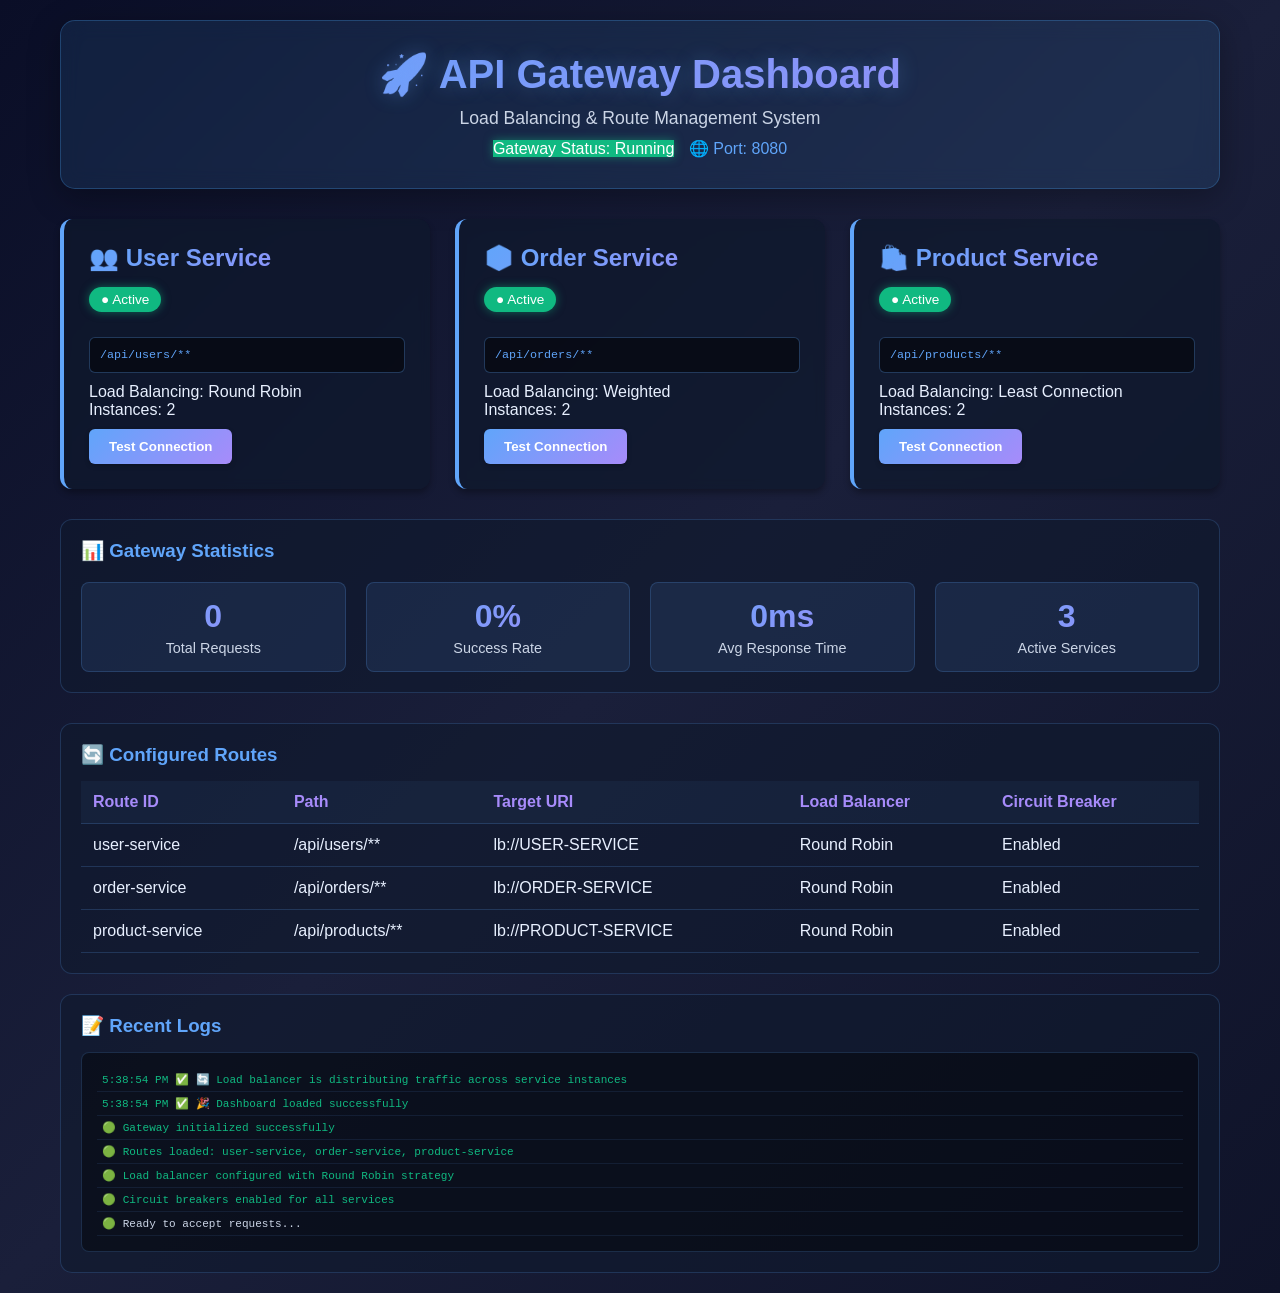
<file: Configure API gateway/index.html>
<!DOCTYPE html>
<html lang="en">
<head>
    <meta charset="UTF-8">
    <meta name="viewport" content="width=device-width, initial-scale=1.0">
    <title>API Gateway Dashboard</title>
    <style>
        * {
            margin: 0;
            padding: 0;
            box-sizing: border-box;
        }
        
        body {
            font-family: 'Segoe UI', Tahoma, Geneva, Verdana, sans-serif;
            background: linear-gradient(135deg, #0a0e27 0%, #1a1f3a 50%, #0f1329 100%);
            min-height: 100vh;
            color: #e8f0ff;
        }
        
        /* Dark blue/purple gradient background */
        .container {
            max-width: 1200px;
            margin: 0 auto;
            padding: 20px;
        }
        
        /* Header styling with neon blue accents */
        .header {
            text-align: center;
            padding: 30px;
            background: rgba(66, 153, 225, 0.12);
            border-radius: 15px;
            margin-bottom: 30px;
            backdrop-filter: blur(10px);
            border: 1px solid rgba(66, 153, 225, 0.3);
            box-shadow: 0 8px 32px rgba(0, 0, 0, 0.3);
        }
        
        .header h1 {
            font-size: 2.5em;
            background: linear-gradient(135deg, #60a5fa, #a78bfa);
            -webkit-background-clip: text;
            background-clip: text;
            color: transparent;
            margin-bottom: 10px;
            text-shadow: 0 0 20px rgba(96, 165, 250, 0.3);
        }
        
        .header p {
            color: #cbd5e6;
            font-size: 1.1em;
        }
        
        /* Card styling with blue/purple theme */
        .service-grid {
            display: grid;
            grid-template-columns: repeat(auto-fit, minmax(300px, 1fr));
            gap: 25px;
            margin-bottom: 30px;
        }
        
        .service-card {
            background: rgba(15, 25, 45, 0.7);
            border-radius: 12px;
            padding: 25px;
            transition: transform 0.3s ease, box-shadow 0.3s ease;
            border-left: 4px solid #60a5fa;
            backdrop-filter: blur(5px);
            box-shadow: 0 4px 6px rgba(0, 0, 0, 0.3);
        }
        
        .service-card:hover {
            transform: translateY(-5px);
            box-shadow: 0 10px 25px rgba(96, 165, 250, 0.2);
            background: rgba(20, 35, 60, 0.8);
            border-left-color: #a78bfa;
        }
        
        .service-card h3 {
            background: linear-gradient(135deg, #60a5fa, #a78bfa);
            -webkit-background-clip: text;
            background-clip: text;
            color: transparent;
            margin-bottom: 15px;
            font-size: 1.5em;
        }
        
        .service-card .status {
            display: inline-block;
            padding: 5px 12px;
            border-radius: 20px;
            font-size: 0.85em;
            margin-bottom: 15px;
        }
        
        .status.active {
            background: #10b981;
            color: white;
            box-shadow: 0 0 10px rgba(16, 185, 129, 0.5);
        }
        
        .status.inactive {
            background: #ef4444;
            color: white;
        }
        
        .service-card .endpoint {
            background: rgba(0, 0, 0, 0.5);
            padding: 10px;
            border-radius: 6px;
            font-family: monospace;
            font-size: 0.9em;
            margin: 10px 0;
            color: #60a5fa;
            border: 1px solid rgba(96, 165, 250, 0.3);
        }
        
        .btn {
            background: linear-gradient(135deg, #60a5fa, #a78bfa);
            color: white;
            border: none;
            padding: 10px 20px;
            border-radius: 6px;
            cursor: pointer;
            margin-top: 10px;
            font-weight: bold;
            transition: all 0.3s ease;
            box-shadow: 0 2px 5px rgba(0, 0, 0, 0.2);
        }
        
        .btn:hover {
            transform: scale(1.05);
            box-shadow: 0 4px 15px rgba(96, 165, 250, 0.4);
        }
        
        /* Stats section */
        .stats-section {
            background: rgba(15, 25, 45, 0.6);
            border-radius: 12px;
            padding: 20px;
            margin-top: 30px;
            border: 1px solid rgba(96, 165, 250, 0.2);
        }
        
        .stats-section h3 {
            color: #60a5fa;
            margin-bottom: 15px;
        }
        
        .stats-grid {
            display: grid;
            grid-template-columns: repeat(auto-fit, minmax(200px, 1fr));
            gap: 20px;
            margin-top: 20px;
        }
        
        .stat-card {
            text-align: center;
            padding: 15px;
            background: rgba(96, 165, 250, 0.1);
            border-radius: 8px;
            border: 1px solid rgba(96, 165, 250, 0.2);
            transition: all 0.3s ease;
        }
        
        .stat-card:hover {
            background: rgba(96, 165, 250, 0.15);
            border-color: rgba(96, 165, 250, 0.4);
        }
        
        .stat-number {
            font-size: 2em;
            font-weight: bold;
            background: linear-gradient(135deg, #60a5fa, #a78bfa);
            -webkit-background-clip: text;
            background-clip: text;
            color: transparent;
        }
        
        .stat-label {
            font-size: 0.9em;
            margin-top: 5px;
            color: #cbd5e6;
        }
        
        /* Routes table */
        .routes-section {
            background: rgba(15, 25, 45, 0.6);
            border-radius: 12px;
            padding: 20px;
            margin-top: 30px;
            border: 1px solid rgba(96, 165, 250, 0.2);
        }
        
        .routes-section h3 {
            color: #60a5fa;
            margin-bottom: 15px;
        }
        
        .routes-table {
            width: 100%;
            border-collapse: collapse;
            margin-top: 15px;
        }
        
        .routes-table th,
        .routes-table td {
            padding: 12px;
            text-align: left;
            border-bottom: 1px solid rgba(96, 165, 250, 0.2);
        }
        
        .routes-table th {
            color: #a78bfa;
            font-weight: bold;
            background: rgba(96, 165, 250, 0.05);
        }
        
        .routes-table tr:hover {
            background: rgba(96, 165, 250, 0.05);
        }
        
        /* Logs section */
        .logs-container {
            background: rgba(0, 0, 0, 0.4);
            padding: 15px;
            border-radius: 8px;
            font-family: monospace;
            font-size: 0.85em;
            max-height: 200px;
            overflow-y: auto;
            border: 1px solid rgba(96, 165, 250, 0.2);
        }
        
        .log-entry {
            padding: 5px;
            border-bottom: 1px solid rgba(96, 165, 250, 0.1);
            color: #cbd5e6;
        }
        
        .log-entry.success {
            color: #10b981;
        }
        
        .log-entry.warning {
            color: #f59e0b;
        }
        
        .log-entry.error {
            color: #ef4444;
        }
        
        /* Loading animation */
        .loading {
            display: inline-block;
            width: 20px;
            height: 20px;
            border: 3px solid rgba(96, 165, 250, 0.3);
            border-radius: 50%;
            border-top-color: #60a5fa;
            animation: spin 1s ease-in-out infinite;
        }
        
        @keyframes spin {
            to { transform: rotate(360deg); }
        }
        
        /* Scrollbar styling */
        .logs-container::-webkit-scrollbar {
            width: 8px;
        }
        
        .logs-container::-webkit-scrollbar-track {
            background: rgba(0, 0, 0, 0.3);
            border-radius: 4px;
        }
        
        .logs-container::-webkit-scrollbar-thumb {
            background: linear-gradient(135deg, #60a5fa, #a78bfa);
            border-radius: 4px;
        }
        
        /* Responsive design */
        @media (max-width: 768px) {
            .service-grid {
                grid-template-columns: 1fr;
            }
            
            .header h1 {
                font-size: 1.8em;
            }
        }
        
        /* Glow effect for active elements */
        @keyframes glow {
            0%, 100% { text-shadow: 0 0 5px rgba(96, 165, 250, 0.5); }
            50% { text-shadow: 0 0 20px rgba(96, 165, 250, 0.8); }
        }
        
        .status.active {
            animation: glow 2s ease-in-out infinite;
        }
    </style>
</head>
<body>
    <div class="container">
        <div class="header">
            <h1>🚀 API Gateway Dashboard</h1>
            <p>Load Balancing & Route Management System</p>
            <div style="margin-top: 10px;">
                <span class="status active">Gateway Status: Running</span>
                <span style="margin-left: 10px; color: #60a5fa;">🌐 Port: 8080</span>
            </div>
        </div>
        
        <div class="service-grid">
            <div class="service-card">
                <h3>👥 User Service</h3>
                <div class="status active">● Active</div>
                <div class="endpoint">/api/users/**</div>
                <div>Load Balancing: Round Robin</div>
                <div>Instances: 2</div>
                <button class="btn" onclick="testEndpoint('/api/users/test')">Test Connection</button>
            </div>
            
            <div class="service-card">
                <h3>📦 Order Service</h3>
                <div class="status active">● Active</div>
                <div class="endpoint">/api/orders/**</div>
                <div>Load Balancing: Weighted</div>
                <div>Instances: 2</div>
                <button class="btn" onclick="testEndpoint('/api/orders/test')">Test Connection</button>
            </div>
            
            <div class="service-card">
                <h3>🛍️ Product Service</h3>
                <div class="status active">● Active</div>
                <div class="endpoint">/api/products/**</div>
                <div>Load Balancing: Least Connection</div>
                <div>Instances: 2</div>
                <button class="btn" onclick="testEndpoint('/api/products/test')">Test Connection</button>
            </div>
        </div>
        
        <div class="stats-section">
            <h3>📊 Gateway Statistics</h3>
            <div class="stats-grid">
                <div class="stat-card">
                    <div class="stat-number" id="totalRequests">0</div>
                    <div class="stat-label">Total Requests</div>
                </div>
                <div class="stat-card">
                    <div class="stat-number" id="successRate">0%</div>
                    <div class="stat-label">Success Rate</div>
                </div>
                <div class="stat-card">
                    <div class="stat-number" id="avgResponseTime">0ms</div>
                    <div class="stat-label">Avg Response Time</div>
                </div>
                <div class="stat-card">
                    <div class="stat-number" id="activeServices">3</div>
                    <div class="stat-label">Active Services</div>
                </div>
            </div>
        </div>
        
        <div class="routes-section">
            <h3>🔄 Configured Routes</h3>
            <table class="routes-table">
                <thead>
                    <tr>
                        <th>Route ID</th>
                        <th>Path</th>
                        <th>Target URI</th>
                        <th>Load Balancer</th>
                        <th>Circuit Breaker</th>
                    </tr>
                </thead>
                <tbody>
                    <tr>
                        <td>user-service</td>
                        <td>/api/users/**</td>
                        <td>lb://USER-SERVICE</td>
                        <td>Round Robin</td>
                        <td>Enabled</td>
                    </tr>
                    <tr>
                        <td>order-service</td>
                        <td>/api/orders/**</td>
                        <td>lb://ORDER-SERVICE</td>
                        <td>Round Robin</td>
                        <td>Enabled</td>
                    </tr>
                    <tr>
                        <td>product-service</td>
                        <td>/api/products/**</td>
                        <td>lb://PRODUCT-SERVICE</td>
                        <td>Round Robin</td>
                        <td>Enabled</td>
                    </tr>
                </tbody>
            </table>
        </div>
        
        <div class="routes-section" style="margin-top: 20px;">
            <h3>📝 Recent Logs</h3>
            <div class="logs-container" id="logs">
                <div class="log-entry success">🟢 Gateway initialized successfully</div>
                <div class="log-entry success">🟢 Routes loaded: user-service, order-service, product-service</div>
                <div class="log-entry success">🟢 Load balancer configured with Round Robin strategy</div>
                <div class="log-entry success">🟢 Circuit breakers enabled for all services</div>
                <div class="log-entry">🟢 Ready to accept requests...</div>
            </div>
        </div>
    </div>
    
    <script>
        let requestCount = 0;
        
        function testEndpoint(endpoint) {
            const loading = document.createElement('div');
            loading.className = 'loading';
            loading.style.marginLeft = '10px';
            
            const button = event.target;
            const originalText = button.textContent;
            button.textContent = 'Testing...';
            button.disabled = true;
            
            fetch(endpoint)
                .then(response => {
                    requestCount++;
                    updateStats(response.ok);
                    if (response.ok) {
                        addLog(`✅ Success: ${endpoint} - Status: ${response.status}`, 'success');
                    } else {
                        addLog(`⚠️ Warning: ${endpoint} - Status: ${response.status}`, 'warning');
                    }
                    return response.json().catch(() => ({message: 'Service responded'}));
                })
                .then(data => {
                    alert(`Endpoint Test Result:\n${JSON.stringify(data, null, 2)}`);
                })
                .catch(error => {
                    addLog(`❌ Error: ${endpoint} - ${error.message}`, 'error');
                    alert(`Error testing endpoint: ${error.message}\n\nNote: Make sure the actual microservice is running.`);
                })
                .finally(() => {
                    button.textContent = originalText;
                    button.disabled = false;
                });
        }
        
        function updateStats(success) {
            document.getElementById('totalRequests').textContent = requestCount;
            
            // Simulate success rate (in real app, calculate from actual data)
            const successRate = Math.floor(Math.random() * 30) + 70;
            document.getElementById('successRate').textContent = successRate + '%';
            
            const responseTime = Math.floor(Math.random() * 100) + 50;
            document.getElementById('avgResponseTime').textContent = responseTime + 'ms';
        }
        
        function addLog(message, type = 'info') {
            const logsDiv = document.getElementById('logs');
            const logEntry = document.createElement('div');
            logEntry.className = 'log-entry';
            if (type === 'success') logEntry.classList.add('success');
            if (type === 'warning') logEntry.classList.add('warning');
            if (type === 'error') logEntry.classList.add('error');
            
            const timestamp = new Date().toLocaleTimeString();
            let icon = '📝';
            if (type === 'success') icon = '✅';
            if (type === 'warning') icon = '⚠️';
            if (type === 'error') icon = '❌';
            
            logEntry.textContent = `${timestamp} ${icon} ${message}`;
            logsDiv.insertBefore(logEntry, logsDiv.firstChild);
            
            // Keep only last 50 logs
            while (logsDiv.children.length > 50) {
                logsDiv.removeChild(logsDiv.lastChild);
            }
        }
        
        // Periodically refresh statistics
        setInterval(() => {
            if (requestCount > 0) {
                updateStats(true);
            }
        }, 5000);
        
        // Add welcome message
        setTimeout(() => {
            addLog('🎉 Dashboard loaded successfully', 'success');
            addLog('🔄 Load balancer is distributing traffic across service instances', 'success');
        }, 1000);
    </script>
</body>
</html>
</file>
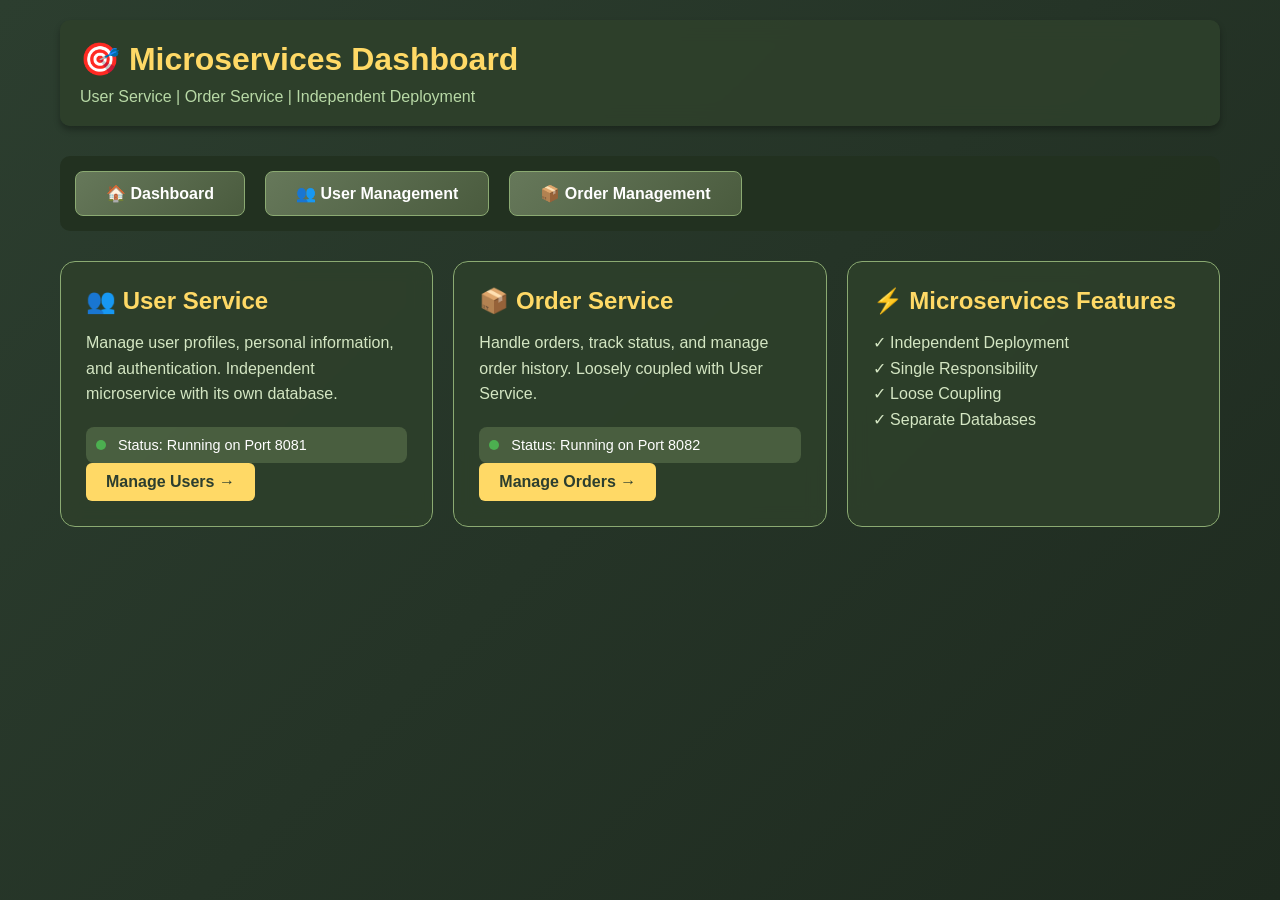
<file: Design a microservices based system/index.html>
<!DOCTYPE html>
<html xmlns:th="http://www.thymeleaf.org">
<head>
    <meta charset="UTF-8">
    <meta name="viewport" content="width=device-width, initial-scale=1.0">
    <title>Microservices Dashboard</title>
    <style>
        * {
            margin: 0;
            padding: 0;
            box-sizing: border-box;
        }
        
        body {
            font-family: 'Segoe UI', Tahoma, Geneva, Verdana, sans-serif;
            background: linear-gradient(135deg, #2c3e2f 0%, #1e2a1f 100%);
            min-height: 100vh;
            color: #fff;
        }
        
        .container {
            max-width: 1200px;
            margin: 0 auto;
            padding: 20px;
        }
        
        header {
            background: rgba(46, 64, 43, 0.95);
            padding: 20px;
            border-radius: 10px;
            margin-bottom: 30px;
            box-shadow: 0 4px 6px rgba(0,0,0,0.3);
            backdrop-filter: blur(10px);
        }
        
        h1 {
            color: #ffd966;
            margin-bottom: 10px;
            font-size: 2em;
        }
        
        .subtitle {
            color: #b8d9a6;
            font-size: 1em;
        }
        
        .nav-bar {
            background: rgba(34, 49, 32, 0.95);
            padding: 15px;
            border-radius: 10px;
            margin-bottom: 30px;
            display: flex;
            gap: 20px;
            flex-wrap: wrap;
        }
        
        .nav-btn {
            background: linear-gradient(135deg, #66785a 0%, #4a5b3e 100%);
            color: white;
            padding: 12px 30px;
            text-decoration: none;
            border-radius: 8px;
            transition: all 0.3s ease;
            font-weight: bold;
            border: 1px solid #8baa72;
        }
        
        .nav-btn:hover {
            transform: translateY(-2px);
            background: linear-gradient(135deg, #7a8f6a 0%, #5a6e4a 100%);
            box-shadow: 0 4px 12px rgba(0,0,0,0.3);
        }
        
        .dashboard {
            display: grid;
            grid-template-columns: repeat(auto-fit, minmax(300px, 1fr));
            gap: 20px;
            margin-top: 20px;
        }
        
        .card {
            background: rgba(46, 64, 43, 0.9);
            backdrop-filter: blur(10px);
            border-radius: 15px;
            padding: 25px;
            transition: transform 0.3s ease;
            border: 1px solid #8baa72;
        }
        
        .card:hover {
            transform: translateY(-5px);
            box-shadow: 0 8px 25px rgba(0,0,0,0.3);
        }
        
        .card h2 {
            color: #ffd966;
            margin-bottom: 15px;
            font-size: 1.5em;
        }
        
        .card p {
            color: #d4e6c3;
            line-height: 1.6;
            margin-bottom: 20px;
        }
        
        .card-btn {
            background: #ffd966;
            color: #2c3e2f;
            padding: 10px 20px;
            border: none;
            border-radius: 6px;
            cursor: pointer;
            font-weight: bold;
            transition: all 0.3s ease;
            text-decoration: none;
            display: inline-block;
        }
        
        .card-btn:hover {
            background: #ffed99;
            transform: scale(1.05);
        }
        
        .status {
            background: rgba(139, 170, 114, 0.3);
            padding: 10px;
            border-radius: 8px;
            margin-top: 15px;
            font-size: 0.9em;
        }
        
        .status-dot {
            display: inline-block;
            width: 10px;
            height: 10px;
            border-radius: 50%;
            background: #4caf50;
            margin-right: 8px;
            animation: pulse 2s infinite;
        }
        
        @keyframes pulse {
            0% { box-shadow: 0 0 0 0 rgba(76, 175, 80, 0.7); }
            70% { box-shadow: 0 0 0 10px rgba(76, 175, 80, 0); }
            100% { box-shadow: 0 0 0 0 rgba(76, 175, 80, 0); }
        }
        
        @media (max-width: 768px) {
            .dashboard {
                grid-template-columns: 1fr;
            }
            .nav-bar {
                flex-direction: column;
            }
            .nav-btn {
                text-align: center;
            }
        }
    </style>
</head>
<body>
    <div class="container">
        <header>
            <h1>🎯 Microservices Dashboard</h1>
            <p class="subtitle">User Service | Order Service | Independent Deployment</p>
        </header>
        
        <div class="nav-bar">
            <a href="/" class="nav-btn">🏠 Dashboard</a>
            <a href="/users" class="nav-btn">👥 User Management</a>
            <a href="/orders" class="nav-btn">📦 Order Management</a>
        </div>
        
        <div class="dashboard">
            <div class="card">
                <h2>👥 User Service</h2>
                <p>Manage user profiles, personal information, and authentication. Independent microservice with its own database.</p>
                <div class="status">
                    <span class="status-dot"></span>
                    Status: Running on Port 8081
                </div>
                <a href="/users" class="card-btn">Manage Users →</a>
            </div>
            
            <div class="card">
                <h2>📦 Order Service</h2>
                <p>Handle orders, track status, and manage order history. Loosely coupled with User Service.</p>
                <div class="status">
                    <span class="status-dot"></span>
                    Status: Running on Port 8082
                </div>
                <a href="/orders" class="card-btn">Manage Orders →</a>
            </div>
            
            <div class="card">
                <h2>⚡ Microservices Features</h2>
                <p>✓ Independent Deployment<br>✓ Single Responsibility<br>✓ Loose Coupling<br>✓ Separate Databases</p>
            </div>
        </div>
    </div>
    
    <script>
        // Auto-refresh status every 10 seconds
        setInterval(() => {
            fetch('/api/gateway/users')
                .then(response => {
                    if (response.ok) {
                        console.log('User Service: Active');
                    }
                })
                .catch(error => console.error('User Service: Error'));
            
            fetch('/api/gateway/orders')
                .then(response => {
                    if (response.ok) {
                        console.log('Order Service: Active');
                    }
                })
                .catch(error => console.error('Order Service: Error'));
        }, 10000);
    </script>
</body>
</html>
</file>
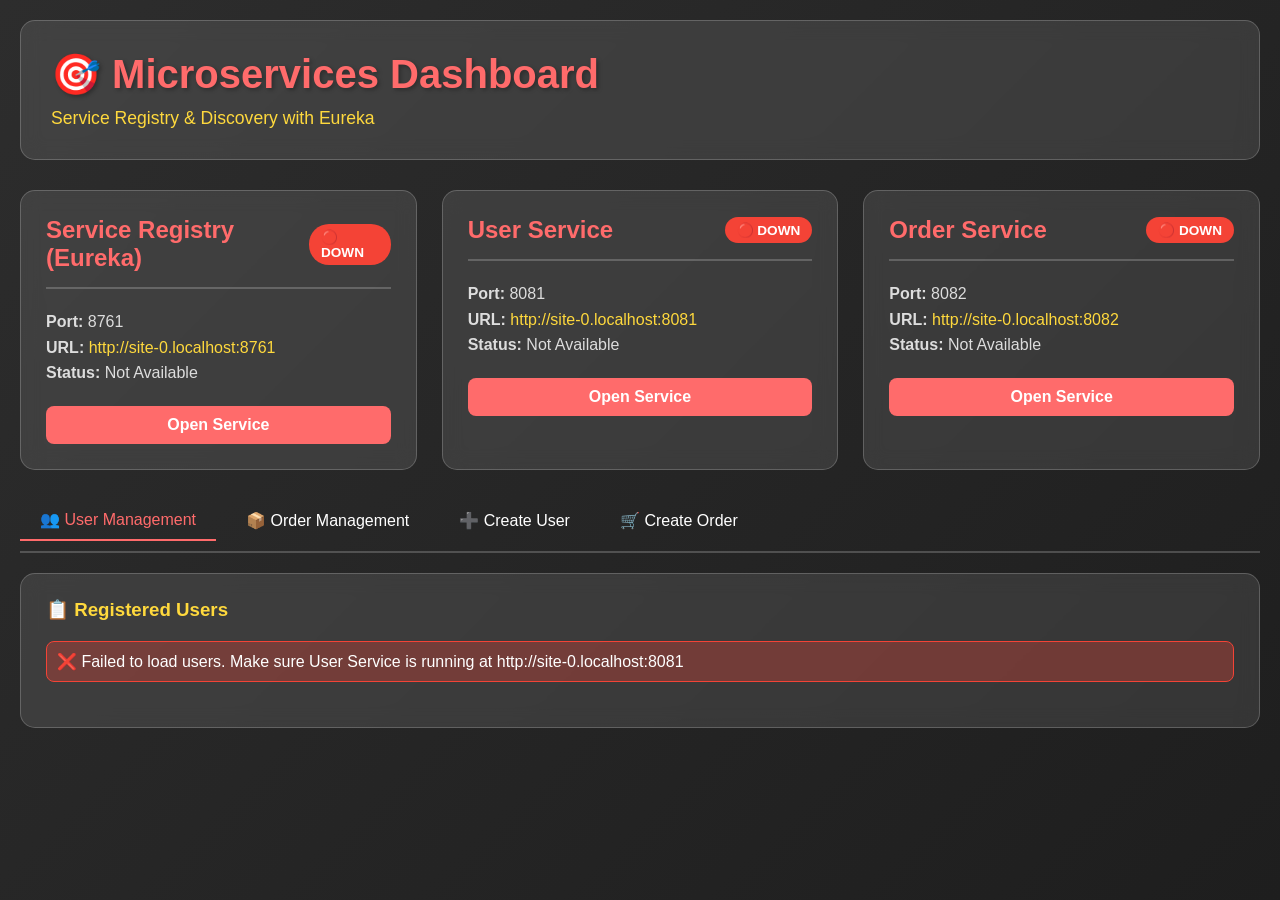
<file: Implementing Service registery/index.html>
<!DOCTYPE html>
<html lang="en">
<head>
    <meta charset="UTF-8">
    <meta name="viewport" content="width=device-width, initial-scale=1.0">
    <title>Microservices Dashboard</title>
    <style>
        * {
            margin: 0;
            padding: 0;
            box-sizing: border-box;
        }

        body {
            font-family: 'Segoe UI', Tahoma, Geneva, Verdana, sans-serif;
            background: linear-gradient(135deg, #2d2d2d 0%, #1e1e1e 100%);
            min-height: 100vh;
            padding: 20px;
        }

        .container {
            max-width: 1400px;
            margin: 0 auto;
        }

        .header {
            background: rgba(255, 255, 255, 0.1);
            backdrop-filter: blur(10px);
            border-radius: 15px;
            padding: 30px;
            margin-bottom: 30px;
            border: 1px solid rgba(255, 255, 255, 0.2);
        }

        h1 {
            color: #ff6b6b;
            font-size: 2.5em;
            margin-bottom: 10px;
            text-shadow: 2px 2px 4px rgba(0,0,0,0.3);
        }

        .subtitle {
            color: #ffd93d;
            font-size: 1.1em;
        }

        .services-grid {
            display: grid;
            grid-template-columns: repeat(auto-fit, minmax(350px, 1fr));
            gap: 25px;
            margin-bottom: 30px;
        }

        .service-card {
            background: rgba(255, 255, 255, 0.1);
            backdrop-filter: blur(10px);
            border-radius: 15px;
            padding: 25px;
            transition: transform 0.3s ease, box-shadow 0.3s ease;
            border: 1px solid rgba(255, 255, 255, 0.2);
        }

        .service-card:hover {
            transform: translateY(-5px);
            box-shadow: 0 10px 30px rgba(0,0,0,0.3);
            background: rgba(255, 255, 255, 0.15);
        }

        .service-header {
            display: flex;
            align-items: center;
            justify-content: space-between;
            margin-bottom: 20px;
            padding-bottom: 15px;
            border-bottom: 2px solid rgba(255, 255, 255, 0.2);
        }

        .service-title {
            font-size: 1.5em;
            font-weight: bold;
            color: #ff6b6b;
        }

        .status-badge {
            padding: 5px 12px;
            border-radius: 20px;
            font-size: 0.85em;
            font-weight: bold;
        }

        .status-up {
            background: #4caf50;
            color: white;
        }

        .status-down {
            background: #f44336;
            color: white;
        }

        .service-info {
            color: #ddd;
            margin-bottom: 20px;
            line-height: 1.6;
        }

        .service-actions {
            display: flex;
            gap: 10px;
            margin-top: 20px;
        }

        .btn {
            flex: 1;
            padding: 10px;
            border: none;
            border-radius: 8px;
            cursor: pointer;
            font-weight: bold;
            transition: all 0.3s ease;
            text-align: center;
            text-decoration: none;
            display: inline-block;
        }

        .btn-primary {
            background: #ff6b6b;
            color: white;
        }

        .btn-primary:hover {
            background: #ff5252;
            transform: scale(1.05);
        }

        .btn-secondary {
            background: #4caf50;
            color: white;
        }

        .btn-secondary:hover {
            background: #45a049;
            transform: scale(1.05);
        }

        .form-container, .data-container {
            background: rgba(255, 255, 255, 0.1);
            backdrop-filter: blur(10px);
            border-radius: 15px;
            padding: 25px;
            margin-bottom: 30px;
            border: 1px solid rgba(255, 255, 255, 0.2);
        }

        .form-title {
            color: #ffd93d;
            font-size: 1.3em;
            margin-bottom: 20px;
        }

        .form-group {
            margin-bottom: 15px;
        }

        label {
            display: block;
            color: #ffd93d;
            margin-bottom: 5px;
            font-weight: bold;
        }

        input, select {
            width: 100%;
            padding: 10px;
            background: rgba(255, 255, 255, 0.2);
            border: 1px solid rgba(255, 255, 255, 0.3);
            border-radius: 8px;
            color: white;
            font-size: 1em;
        }

        input:focus, select:focus {
            outline: none;
            border-color: #ff6b6b;
        }

        table {
            width: 100%;
            border-collapse: collapse;
            color: white;
        }

        th, td {
            padding: 12px;
            text-align: left;
            border-bottom: 1px solid rgba(255, 255, 255, 0.2);
        }

        th {
            background: rgba(255, 107, 107, 0.3);
            color: #ffd93d;
            font-weight: bold;
        }

        tr:hover {
            background: rgba(255, 255, 255, 0.1);
        }

        .loading {
            text-align: center;
            color: #ffd93d;
            padding: 20px;
        }

        .error-message {
            background: rgba(244, 67, 54, 0.3);
            border: 1px solid #f44336;
            border-radius: 8px;
            padding: 10px;
            margin-bottom: 20px;
            color: white;
        }

        .success-message {
            background: rgba(76, 175, 80, 0.3);
            border: 1px solid #4caf50;
            border-radius: 8px;
            padding: 10px;
            margin-bottom: 20px;
            color: white;
        }

        .nav-tabs {
            display: flex;
            gap: 10px;
            margin-bottom: 20px;
            border-bottom: 2px solid rgba(255, 255, 255, 0.2);
            padding-bottom: 10px;
            flex-wrap: wrap;
        }

        .nav-tab {
            padding: 10px 20px;
            background: transparent;
            border: none;
            color: white;
            cursor: pointer;
            font-size: 1em;
            transition: all 0.3s ease;
        }

        .nav-tab.active {
            color: #ff6b6b;
            border-bottom: 2px solid #ff6b6b;
        }

        .tab-content {
            display: none;
        }

        .tab-content.active {
            display: block;
        }

        .refresh-btn {
            background: #ff6b6b;
            color: white;
            padding: 5px 15px;
            border: none;
            border-radius: 5px;
            cursor: pointer;
            margin-left: 10px;
        }

        .service-url {
            color: #ffd93d;
            word-break: break-all;
        }
    </style>
</head>
<body>
    <div class="container">
        <div class="header">
            <h1>🎯 Microservices Dashboard</h1>
            <p class="subtitle">Service Registry & Discovery with Eureka</p>
        </div>

        <div class="services-grid" id="servicesGrid">
            <div class="loading">Checking services...</div>
        </div>

        <div class="nav-tabs">
            <button class="nav-tab active" onclick="switchTab('users')">👥 User Management</button>
            <button class="nav-tab" onclick="switchTab('orders')">📦 Order Management</button>
            <button class="nav-tab" onclick="switchTab('createUser')">➕ Create User</button>
            <button class="nav-tab" onclick="switchTab('createOrder')">🛒 Create Order</button>
        </div>

        <!-- Users Tab -->
        <div id="users" class="tab-content active">
            <div class="data-container">
                <h3 style="color: #ffd93d; margin-bottom: 20px;">📋 Registered Users</h3>
                <div id="usersList">
                    <div class="loading">Loading users...</div>
                </div>
            </div>
        </div>

        <!-- Orders Tab -->
        <div id="orders" class="tab-content">
            <div class="data-container">
                <h3 style="color: #ffd93d; margin-bottom: 20px;">📋 Orders</h3>
                <div id="ordersList">
                    <div class="loading">Loading orders...</div>
                </div>
            </div>
        </div>

        <!-- Create User Tab -->
        <div id="createUser" class="tab-content">
            <div class="form-container">
                <h3 class="form-title">➕ Create New User</h3>
                <div id="createUserMessage"></div>
                <form id="userForm">
                    <div class="form-group">
                        <label>Name:</label>
                        <input type="text" id="userName" required>
                    </div>
                    <div class="form-group">
                        <label>Email:</label>
                        <input type="email" id="userEmail" required>
                    </div>
                    <div class="form-group">
                        <label>Department:</label>
                        <input type="text" id="userDepartment" required>
                    </div>
                    <button type="submit" class="btn btn-primary">Create User</button>
                </form>
            </div>
        </div>

        <!-- Create Order Tab -->
        <div id="createOrder" class="tab-content">
            <div class="form-container">
                <h3 class="form-title">🛒 Create New Order</h3>
                <div id="createOrderMessage"></div>
                <form id="orderForm">
                    <div class="form-group">
                        <label>Product Name:</label>
                        <input type="text" id="productName" required>
                    </div>
                    <div class="form-group">
                        <label>Quantity:</label>
                        <input type="number" id="quantity" required>
                    </div>
                    <div class="form-group">
                        <label>Price:</label>
                        <input type="number" step="0.01" id="price" required>
                    </div>
                    <div class="form-group">
                        <label>User ID:</label>
                        <input type="number" id="userId" required>
                    </div>
                    <button type="submit" class="btn btn-primary">Create Order</button>
                </form>
            </div>
        </div>
    </div>

    <script>
        // Get the actual hostname and port
        const currentHost = window.location.hostname;
        const currentPort = window.location.port;
        
        // Service endpoints - using the actual host where services are running
        const userServiceUrl = `http://${currentHost}:8081`;
        const orderServiceUrl = `http://${currentHost}:8082`;
        const eurekaUrl = `http://${currentHost}:8761`;

        console.log('Dashboard running on:', currentHost);
        console.log('User Service URL:', userServiceUrl);
        console.log('Order Service URL:', orderServiceUrl);

        // Services configuration
        const services = [
            { name: 'Service Registry (Eureka)', url: eurekaUrl, endpoint: '/', port: 8761, checkEndpoint: '/' },
            { name: 'User Service', url: userServiceUrl, endpoint: '/api/users', port: 8081, checkEndpoint: '/api/users/service-info' },
            { name: 'Order Service', url: orderServiceUrl, endpoint: '/api/orders', port: 8082, checkEndpoint: '/api/orders/service-info' }
        ];

        // Check service status with timeout
        async function checkServiceStatus(service) {
            try {
                const controller = new AbortController();
                const timeoutId = setTimeout(() => controller.abort(), 3000);
                
                const response = await fetch(`${service.url}${service.checkEndpoint}`, {
                    method: 'GET',
                    signal: controller.signal
                });
                
                clearTimeout(timeoutId);
                return response.ok;
            } catch (error) {
                console.log(`${service.name} is not available:`, error.message);
                return false;
            }
        }

        // Load services status
        async function loadServicesStatus() {
            const servicesGrid = document.getElementById('servicesGrid');
            servicesGrid.innerHTML = '<div class="loading">Checking services...</div>';
            
            const servicesStatus = [];
            for (const service of services) {
                const isUp = await checkServiceStatus(service);
                servicesStatus.push({ ...service, status: isUp });
            }
            
            servicesGrid.innerHTML = servicesStatus.map(service => `
                <div class="service-card">
                    <div class="service-header">
                        <div class="service-title">${service.name}</div>
                        <div class="status-badge ${service.status ? 'status-up' : 'status-down'}">
                            ${service.status ? '🟢 UP' : '🔴 DOWN'}
                        </div>
                    </div>
                    <div class="service-info">
                        <strong>Port:</strong> ${service.port}<br>
                        <strong>URL:</strong> <span class="service-url">${service.url}</span><br>
                        <strong>Status:</strong> ${service.status ? 'Running' : 'Not Available'}
                    </div>
                    <div class="service-actions">
                        <a href="${service.url}" target="_blank" class="btn btn-primary">Open Service</a>
                    </div>
                </div>
            `).join('');
        }

        // Load users
        async function loadUsers() {
            try {
                const controller = new AbortController();
                const timeoutId = setTimeout(() => controller.abort(), 5000);
                
                const response = await fetch(`${userServiceUrl}/api/users`, {
                    signal: controller.signal
                });
                
                clearTimeout(timeoutId);
                
                if (!response.ok) throw new Error('Failed to fetch users');
                
                const users = await response.json();
                const usersList = document.getElementById('usersList');
                
                if (users.length === 0) {
                    usersList.innerHTML = '<div class="loading">No users found. Create one!</div>';
                    return;
                }
                
                usersList.innerHTML = `
                    <table>
                        <thead>
                            <tr><th>ID</th><th>Name</th><th>Email</th><th>Department</th><th>Actions</th></tr>
                        </thead>
                        <tbody>
                            ${users.map(user => `
                                <tr>
                                    <td>${user.id}</td>
                                    <td>${user.name}</td>
                                    <td>${user.email}</td>
                                    <td>${user.department}</td>
                                    <td><button onclick="deleteUser(${user.id})" class="btn btn-secondary" style="background: #f44336; padding: 5px 10px;">Delete</button></td>
                                </tr>
                            `).join('')}
                        </tbody>
                    </table>
                `;
            } catch (error) {
                console.error('Error loading users:', error);
                document.getElementById('usersList').innerHTML = `<div class="error-message">❌ Failed to load users. Make sure User Service is running at ${userServiceUrl}</div>`;
            }
        }

        // Load orders
        async function loadOrders() {
            try {
                const controller = new AbortController();
                const timeoutId = setTimeout(() => controller.abort(), 5000);
                
                const response = await fetch(`${orderServiceUrl}/api/orders`, {
                    signal: controller.signal
                });
                
                clearTimeout(timeoutId);
                
                if (!response.ok) throw new Error('Failed to fetch orders');
                
                const orders = await response.json();
                const ordersList = document.getElementById('ordersList');
                
                if (orders.length === 0) {
                    ordersList.innerHTML = '<div class="loading">No orders found. Create one!</div>';
                    return;
                }
                
                ordersList.innerHTML = `
                    <table>
                        <thead>
                            <tr><th>ID</th><th>Product</th><th>Quantity</th><th>Price</th><th>User ID</th><th>Status</th><th>Actions</th></tr>
                        </thead>
                        <tbody>
                            ${orders.map(order => `
                                <tr>
                                    <td>${order.id}</td>
                                    <td>${order.productName}</td>
                                    <td>${order.quantity}</td>
                                    <td>$${order.price}</td>
                                    <td>${order.userId}</td>
                                    <td>${order.status}</td>
                                    <td><button onclick="deleteOrder(${order.id})" class="btn btn-secondary" style="background: #f44336; padding: 5px 10px;">Delete</button></td>
                                </tr>
                            `).join('')}
                        </tbody>
                    </table>
                `;
            } catch (error) {
                console.error('Error loading orders:', error);
                document.getElementById('ordersList').innerHTML = `<div class="error-message">❌ Failed to load orders. Make sure Order Service is running at ${orderServiceUrl}</div>`;
            }
        }

        // Create user
        document.getElementById('userForm').addEventListener('submit', async (e) => {
            e.preventDefault();
            const user = {
                name: document.getElementById('userName').value,
                email: document.getElementById('userEmail').value,
                department: document.getElementById('userDepartment').value
            };
            
            try {
                const response = await fetch(`${userServiceUrl}/api/users`, {
                    method: 'POST',
                    headers: { 'Content-Type': 'application/json' },
                    body: JSON.stringify(user)
                });
                
                if (response.ok) {
                    showMessage('createUserMessage', '✅ User created successfully!', 'success');
                    document.getElementById('userForm').reset();
                    loadUsers();
                    setTimeout(() => switchTab('users'), 1500);
                } else {
                    const error = await response.text();
                    showMessage('createUserMessage', `❌ Failed to create user: ${error}`, 'error');
                }
            } catch (error) {
                showMessage('createUserMessage', `❌ Error: ${error.message}. Make sure User Service is running.`, 'error');
            }
        });

        // Create order
        document.getElementById('orderForm').addEventListener('submit', async (e) => {
            e.preventDefault();
            const order = {
                productName: document.getElementById('productName').value,
                quantity: parseInt(document.getElementById('quantity').value),
                price: parseFloat(document.getElementById('price').value),
                userId: parseInt(document.getElementById('userId').value)
            };
            
            try {
                const response = await fetch(`${orderServiceUrl}/api/orders`, {
                    method: 'POST',
                    headers: { 'Content-Type': 'application/json' },
                    body: JSON.stringify(order)
                });
                
                if (response.ok) {
                    const newOrder = await response.json();
                    showMessage('createOrderMessage', `✅ Order created successfully! Status: ${newOrder.status}`, 'success');
                    document.getElementById('orderForm').reset();
                    loadOrders();
                    setTimeout(() => switchTab('orders'), 1500);
                } else {
                    const error = await response.text();
                    showMessage('createOrderMessage', `❌ Failed to create order: ${error}`, 'error');
                }
            } catch (error) {
                showMessage('createOrderMessage', `❌ Error: ${error.message}. Make sure Order Service is running.`, 'error');
            }
        });

        // Delete user
        async function deleteUser(id) {
            if (confirm('Are you sure you want to delete this user?')) {
                try {
                    const response = await fetch(`${userServiceUrl}/api/users/${id}`, {
                        method: 'DELETE'
                    });
                    
                    if (response.ok) {
                        loadUsers();
                        showMessage('usersList', '✅ User deleted successfully!', 'success');
                    } else {
                        alert('Failed to delete user');
                    }
                } catch (error) {
                    alert('Error deleting user: ' + error.message);
                }
            }
        }

        // Delete order
        async function deleteOrder(id) {
            if (confirm('Are you sure you want to delete this order?')) {
                try {
                    const response = await fetch(`${orderServiceUrl}/api/orders/${id}`, {
                        method: 'DELETE'
                    });
                    
                    if (response.ok) {
                        loadOrders();
                        showMessage('ordersList', '✅ Order deleted successfully!', 'success');
                    } else {
                        alert('Failed to delete order');
                    }
                } catch (error) {
                    alert('Error deleting order: ' + error.message);
                }
            }
        }

        // Show message
        function showMessage(elementId, message, type) {
            const element = document.getElementById(elementId);
            element.innerHTML = `<div class="${type === 'success' ? 'success-message' : 'error-message'}">${message}</div>`;
            setTimeout(() => {
                element.innerHTML = '';
            }, 4000);
        }

        // Switch tabs
        function switchTab(tabName) {
            document.querySelectorAll('.tab-content').forEach(tab => {
                tab.classList.remove('active');
            });
            document.getElementById(tabName).classList.add('active');
            
            document.querySelectorAll('.nav-tab').forEach(btn => {
                btn.classList.remove('active');
            });
            event.target.classList.add('active');
            
            if (tabName === 'users') {
                loadUsers();
            } else if (tabName === 'orders') {
                loadOrders();
            }
        }

        // Make functions global
        window.deleteUser = deleteUser;
        window.deleteOrder = deleteOrder;
        window.switchTab = switchTab;

        // Initialize dashboard
        loadServicesStatus();
        loadUsers();
        
     // Real-time event sync
        function refreshEvents() {
            fetch(window.location.href)
                .then(response => response.text())
                .then(html => {
                    const parser = new DOMParser();
                    const doc = parser.parseFromString(html, 'text/html');
                    const newEvents = doc.querySelector('#featuredEvents');
                    const currentEvents = document.querySelector('#featuredEvents');
                    if (newEvents && currentEvents) {
                        currentEvents.innerHTML = newEvents.innerHTML;
                    }
                })
                .catch(err => console.log('Sync error:', err));
        }
        setInterval(refreshEvents, 3000);
    </script>
</body>
</html>
</file>
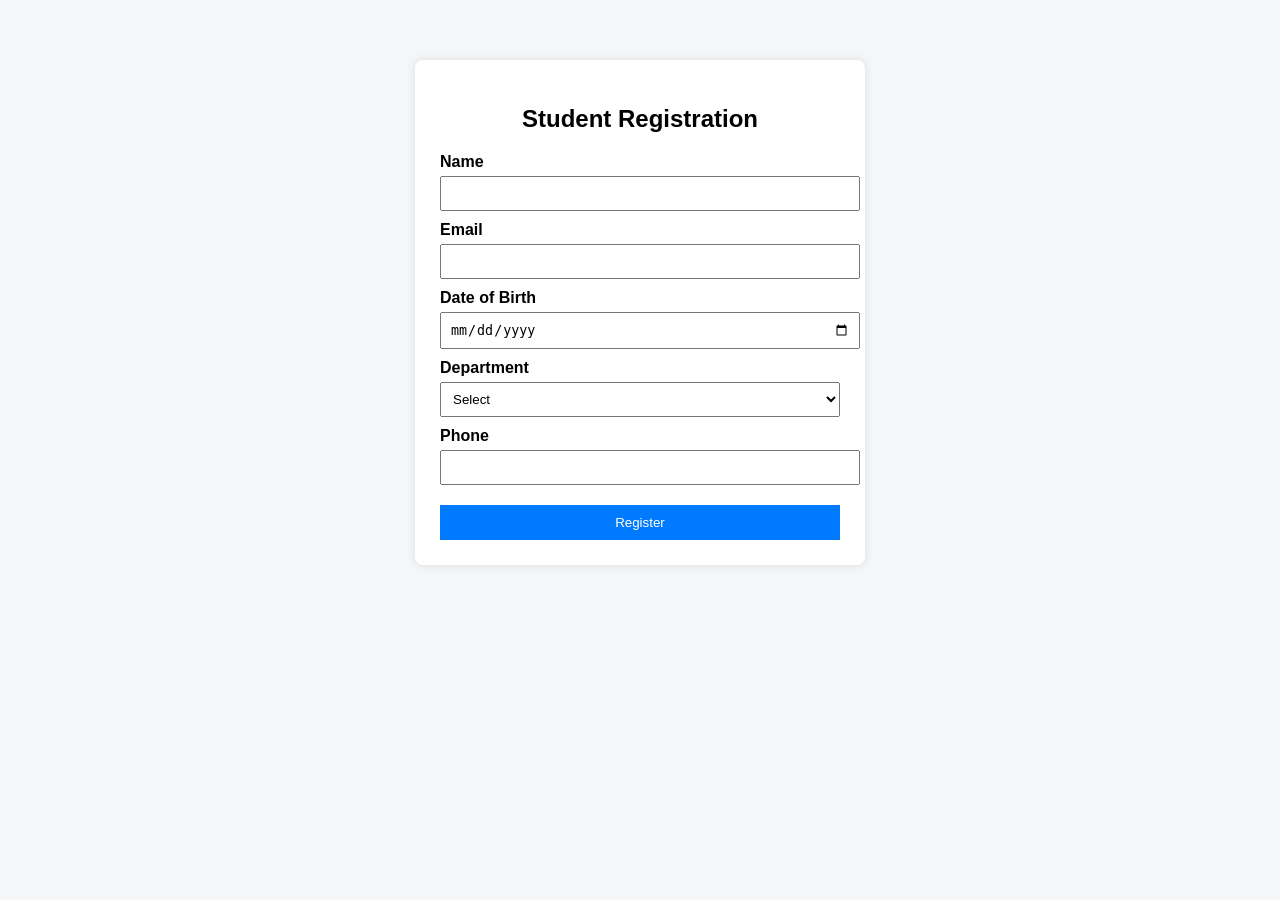
<file: Task 1/index.html>
<!DOCTYPE html>
<html lang="en">
<head>
    <meta charset="UTF-8">
    <title>Student Registration Form</title>
    <link rel="stylesheet" href="style.css">
</head>
<body>

<div class="container">
    <h2>Student Registration</h2>

    <form action="insert.php" method="post">
        <label>Name</label>
        <input type="text" name="name" required>

        <label>Email</label>
        <input type="email" name="email" required>

        <label>Date of Birth</label>
        <input type="date" name="dob" required>

        <label>Department</label>
        <select name="department" required>
            <option value="">Select</option>
            <option>Computer Science</option>
            <option>Information Technology</option>
            <option>Electronics</option>
            <option>Mechanical</option>
        </select>

        <label>Phone</label>
        <input type="tel" name="phone" required>

        <button type="submit">Register</button>
    </form>
</div>

</body>
</html>
</file>
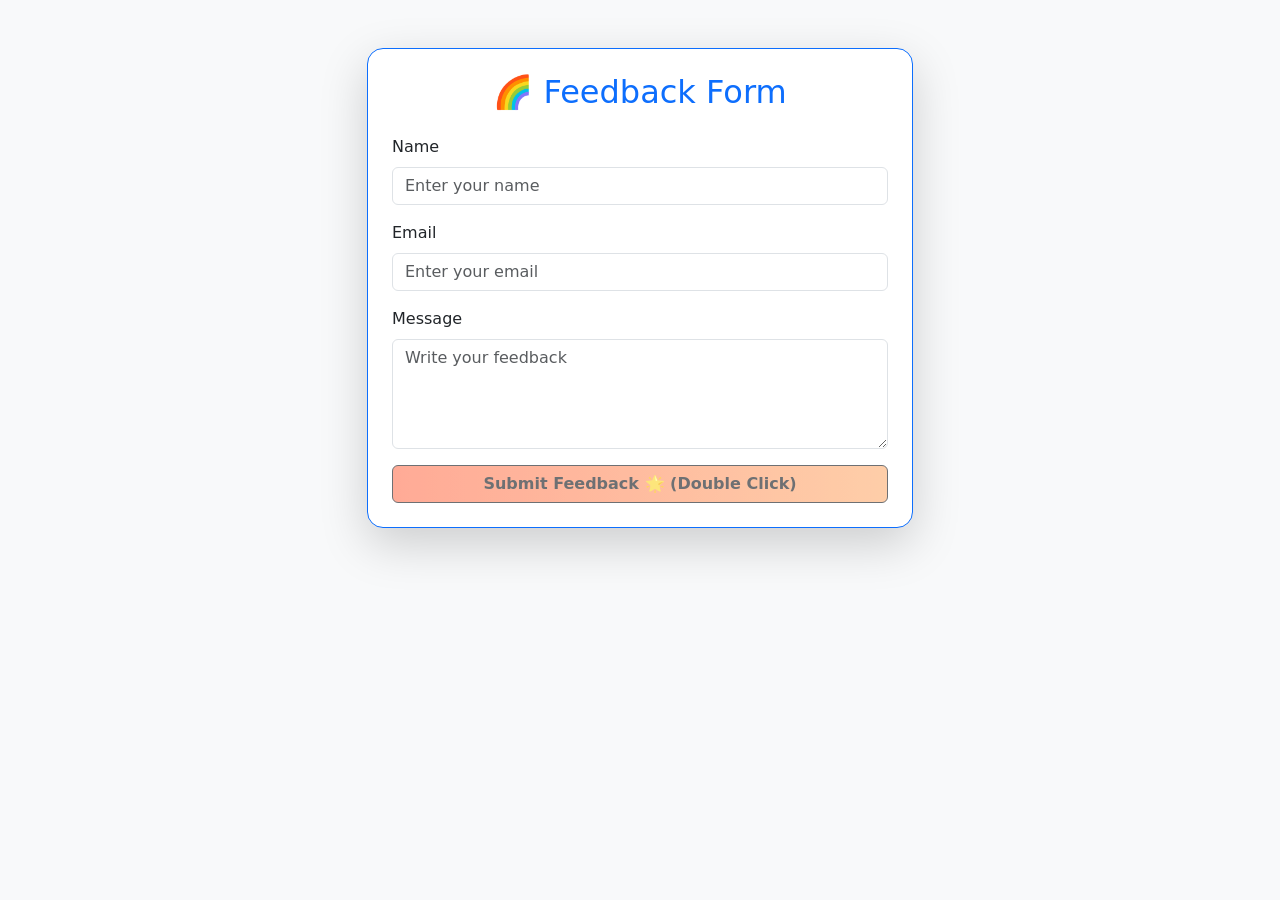
<file: Task 7/index.html>
<!DOCTYPE html>
<html lang="en">
<head>
  <meta charset="UTF-8">
  <meta name="viewport" content="width=device-width, initial-scale=1.0">
  <title>Interactive Feedback Form</title>
  <!-- Bootstrap CSS -->
  <link href="https://cdn.jsdelivr.net/npm/bootstrap@5.3.2/dist/css/bootstrap.min.css" rel="stylesheet">
  <link rel="stylesheet" href="style.css">
</head>
<body class="bg-light">

<div class="container py-5">
  <div class="row justify-content-center">
    <div class="col-md-6">
      <div class="card shadow-lg p-4 rounded-4 border-primary">
        <h2 class="text-center mb-4 text-primary">🌈 Feedback Form</h2>
        <form id="feedbackForm" novalidate>
          
          <div class="mb-3">
            <label for="name" class="form-label">Name</label>
            <input type="text" id="name" class="form-control" placeholder="Enter your name" oninput="validateName()">
            <div class="form-text text-danger" id="nameError"></div>
          </div>
          
          <div class="mb-3">
            <label for="email" class="form-label">Email</label>
            <input type="email" id="email" class="form-control" placeholder="Enter your email" oninput="validateEmail()">
            <div class="form-text text-danger" id="emailError"></div>
          </div>
          
          <div class="mb-3">
            <label for="message" class="form-label">Message</label>
            <textarea id="message" rows="4" class="form-control" placeholder="Write your feedback" oninput="validateMessage()"></textarea>
            <div class="form-text text-danger" id="messageError"></div>
          </div>
          
          <button type="button" id="submitBtn" class="btn btn-gradient w-100" ondblclick="submitForm()" disabled>Submit Feedback 🌟 (Double Click)</button>
        </form>
      </div>
    </div>
  </div>
</div>

<!-- Bootstrap JS & dependencies -->
<script src="https://cdn.jsdelivr.net/npm/bootstrap@5.3.2/dist/js/bootstrap.bundle.min.js"></script>
<script src="script.js"></script>

<!-- Modal -->
<div class="modal fade" id="confirmationModal" tabindex="-1" aria-hidden="true">
  <div class="modal-dialog modal-dialog-centered">
    <div class="modal-content rounded-4 border-primary">
      <div class="modal-header bg-primary text-white rounded-top-4">
        <h5 class="modal-title">Thank You!</h5>
        <button type="button" class="btn-close btn-close-white" data-bs-dismiss="modal"></button>
      </div>
      <div class="modal-body text-center">
        <p id="confirmationText" class="fs-5"></p>
      </div>
      <div class="modal-footer justify-content-center">
        <button type="button" class="btn btn-primary" data-bs-dismiss="modal">Close</button>
      </div>
    </div>
  </div>
</div>

</body>
</html>
</file>
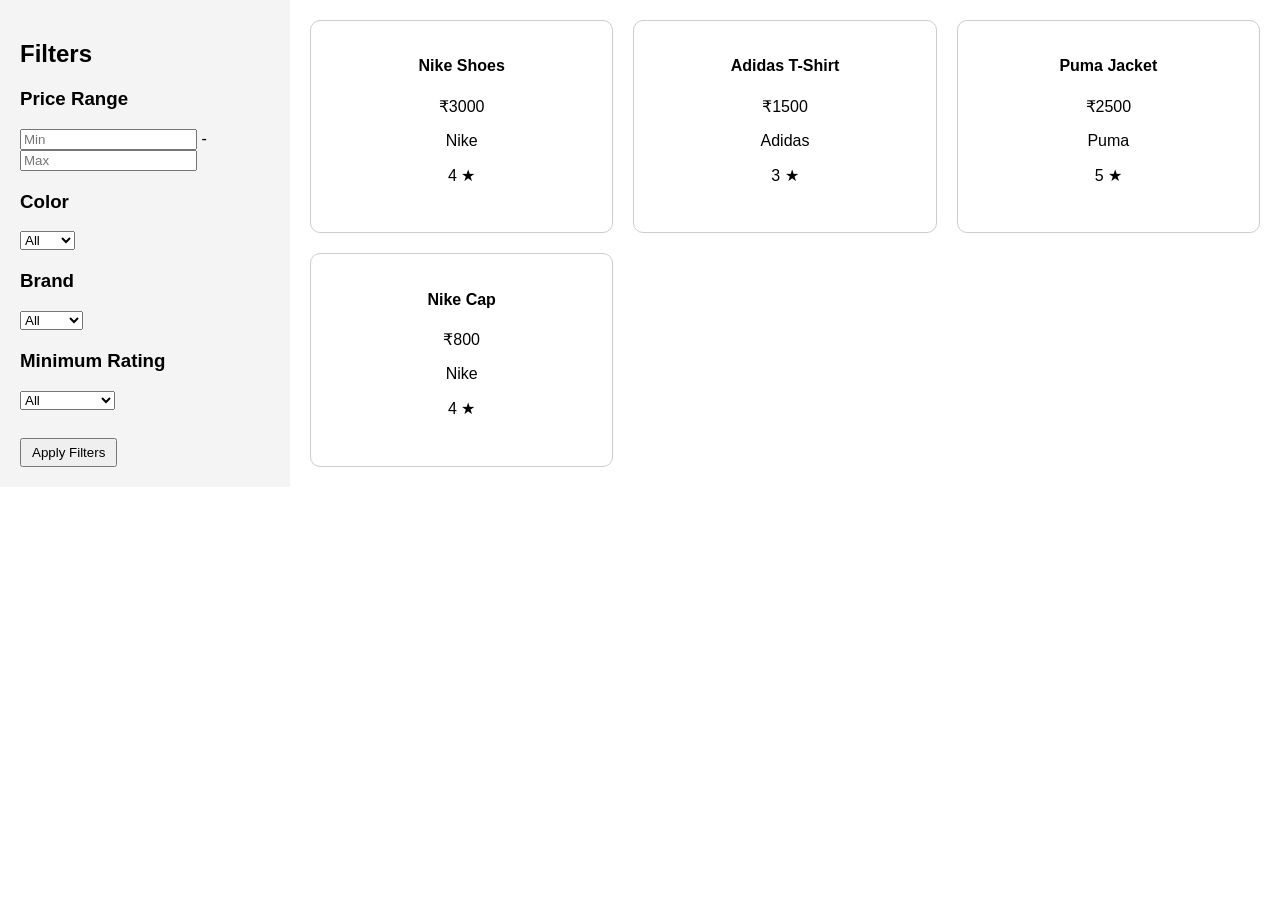
<file: WEEK3/index.html>
<!DOCTYPE html>
<html>
<head>
    <title>E-Commerce Filter UI</title>
    <style>
        body {
            font-family: Arial;
            display: flex;
            margin: 0;
        }

        /* Sidebar */
        .filters {
            width: 250px;
            padding: 20px;
            background: #f4f4f4;
        }

        h3 {
            margin-top: 20px;
        }

        /* Product Grid */
        .products {
            flex: 1;
            display: grid;
            grid-template-columns: repeat(3, 1fr);
            gap: 20px;
            padding: 20px;
        }

        .card {
            border: 1px solid #ccc;
            padding: 15px;
            border-radius: 10px;
            text-align: center;
        }

        .color-box {
            width: 20px;
            height: 20px;
            display: inline-block;
            border-radius: 50%;
            margin-right: 5px;
        }

        button {
            margin-top: 10px;
            padding: 5px 10px;
        }
    </style>
</head>
<body>

<!-- FILTER SECTION -->
<div class="filters">
    <h2>Filters</h2>

    <!-- Price -->
    <h3>Price Range</h3>
    <input type="number" id="minPrice" placeholder="Min"> -
    <input type="number" id="maxPrice" placeholder="Max">

    <!-- Color -->
    <h3>Color</h3>
    <select id="color">
        <option value="">All</option>
        <option value="Red">Red</option>
        <option value="Blue">Blue</option>
        <option value="Black">Black</option>
    </select>

    <!-- Brand -->
    <h3>Brand</h3>
    <select id="brand">
        <option value="">All</option>
        <option value="Nike">Nike</option>
        <option value="Adidas">Adidas</option>
        <option value="Puma">Puma</option>
    </select>

    <!-- Ratings -->
    <h3>Minimum Rating</h3>
    <select id="rating">
        <option value="">All</option>
        <option value="4">4★ & above</option>
        <option value="3">3★ & above</option>
    </select>

    <br><br>
    <button onclick="filterProducts()">Apply Filters</button>
</div>

<!-- PRODUCT SECTION -->
<div class="products" id="productList"></div>

<script>
    const products = [
        {name:"Nike Shoes", price:3000, color:"Red", brand:"Nike", rating:4},
        {name:"Adidas T-Shirt", price:1500, color:"Blue", brand:"Adidas", rating:3},
        {name:"Puma Jacket", price:2500, color:"Black", brand:"Puma", rating:5},
        {name:"Nike Cap", price:800, color:"Black", brand:"Nike", rating:4}
    ];

    function displayProducts(data){
        const list = document.getElementById("productList");
        list.innerHTML = "";
        data.forEach(p => {
            list.innerHTML += `
                <div class="card">
                    <h4>${p.name}</h4>
                    <p>₹${p.price}</p>
                    <p>${p.brand}</p>
                    <p>${p.rating} ★</p>
                </div>
            `;
        });
    }

    function filterProducts(){
        const min = document.getElementById("minPrice").value;
        const max = document.getElementById("maxPrice").value;
        const color = document.getElementById("color").value;
        const brand = document.getElementById("brand").value;
        const rating = document.getElementById("rating").value;

        let filtered = products.filter(p => {
            return (!min || p.price >= min) &&
                   (!max || p.price <= max) &&
                   (!color || p.color === color) &&
                   (!brand || p.brand === brand) &&
                   (!rating || p.rating >= rating);
        });

        displayProducts(filtered);
    }

    displayProducts(products);
</script>

</body>
</html>
</file>
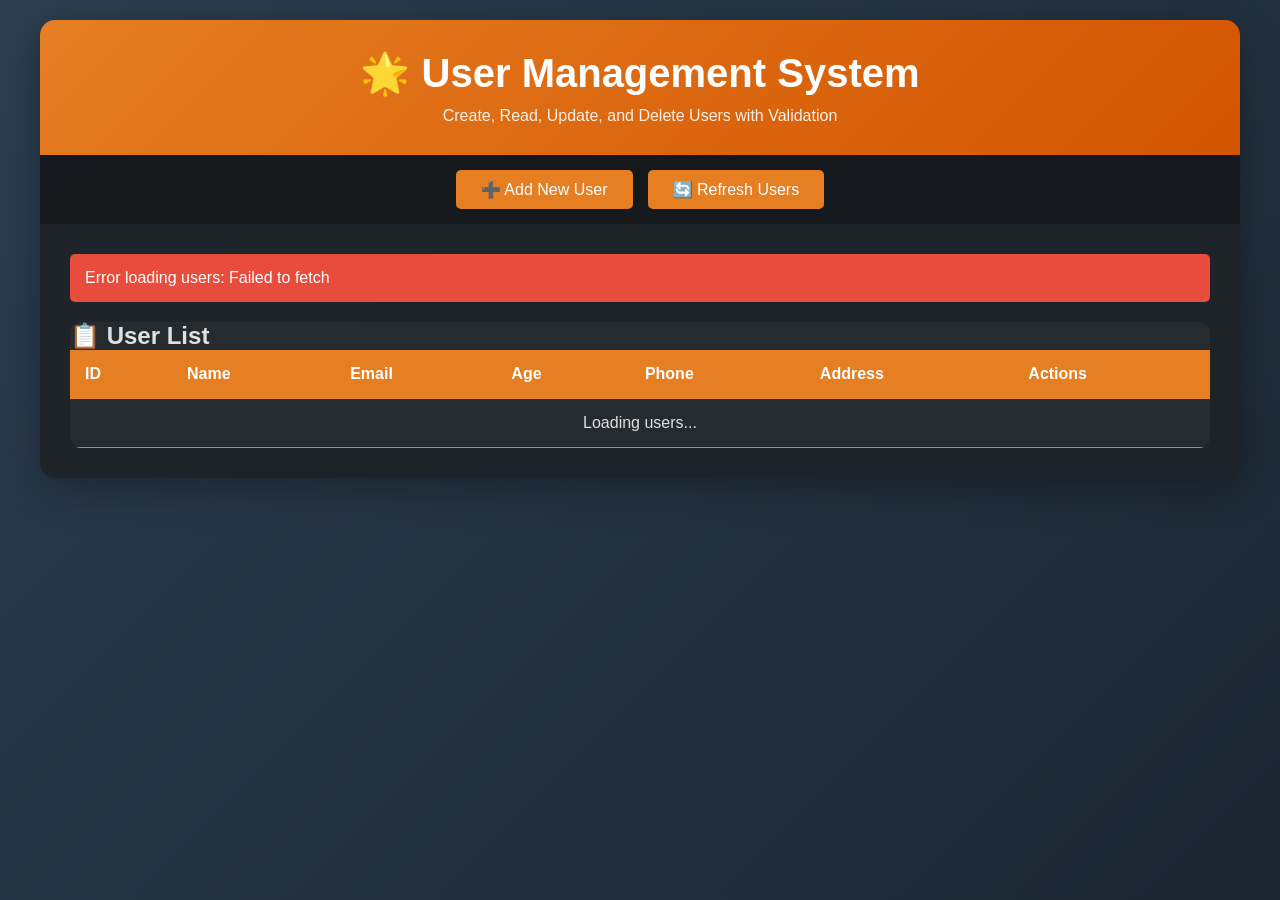
<file: Task 13/UserManagementAPI/src/main/resources/static/index.html>
<!DOCTYPE html>
<html lang="en">
<head>
    <meta charset="UTF-8">
    <meta name="viewport" content="width=device-width, initial-scale=1.0">
    <title>User Management System</title>
    <style>
        * {
            margin: 0;
            padding: 0;
            box-sizing: border-box;
        }
        
        body {
            font-family: 'Segoe UI', Tahoma, Geneva, Verdana, sans-serif;
            background: linear-gradient(135deg, #2c3e50 0%, #1a2632 100%);
            color: #e0e0e0;
            min-height: 100vh;
            padding: 20px;
        }
        
        .container {
            max-width: 1200px;
            margin: 0 auto;
            background: rgba(30, 35, 40, 0.95);
            border-radius: 15px;
            box-shadow: 0 10px 40px rgba(0,0,0,0.3);
            overflow: hidden;
            backdrop-filter: blur(10px);
        }
        
        .header {
            background: linear-gradient(135deg, #e67e22 0%, #d35400 100%);
            padding: 30px;
            text-align: center;
        }
        
        .header h1 {
            font-size: 2.5em;
            margin-bottom: 10px;
            color: white;
        }
        
        .header p {
            color: rgba(255,255,255,0.9);
        }
        
        .nav {
            background: rgba(0,0,0,0.3);
            padding: 15px;
            display: flex;
            gap: 15px;
            flex-wrap: wrap;
            justify-content: center;
        }
        
        .nav-btn {
            background: #e67e22;
            color: white;
            border: none;
            padding: 10px 25px;
            border-radius: 5px;
            cursor: pointer;
            font-size: 16px;
            transition: all 0.3s ease;
        }
        
        .nav-btn:hover {
            background: #d35400;
            transform: translateY(-2px);
        }
        
        .content {
            padding: 30px;
        }
        
        .form-section {
            background: rgba(40, 45, 50, 0.8);
            padding: 20px;
            border-radius: 10px;
            margin-bottom: 30px;
            border-left: 4px solid #e67e22;
        }
        
        .form-group {
            margin-bottom: 20px;
        }
        
        label {
            display: block;
            margin-bottom: 8px;
            font-weight: bold;
            color: #e67e22;
        }
        
        input, textarea {
            width: 100%;
            padding: 12px;
            background: #2a2f35;
            border: 1px solid #e67e22;
            border-radius: 5px;
            color: #e0e0e0;
            font-size: 14px;
            transition: all 0.3s ease;
        }
        
        input:focus, textarea:focus {
            outline: none;
            border-color: #f39c12;
            box-shadow: 0 0 10px rgba(230,126,34,0.3);
        }
        
        button {
            background: #e67e22;
            color: white;
            border: none;
            padding: 12px 30px;
            border-radius: 5px;
            cursor: pointer;
            font-size: 16px;
            transition: all 0.3s ease;
        }
        
        button:hover {
            background: #d35400;
            transform: translateY(-2px);
        }
        
        .users-list {
            background: rgba(40, 45, 50, 0.8);
            border-radius: 10px;
            overflow-x: auto;
        }
        
        table {
            width: 100%;
            border-collapse: collapse;
        }
        
        th, td {
            padding: 15px;
            text-align: left;
            border-bottom: 1px solid #e67e22;
        }
        
        th {
            background: #e67e22;
            color: white;
        }
        
        tr:hover {
            background: rgba(230,126,34,0.1);
        }
        
        .action-btn {
            padding: 5px 10px;
            margin: 0 5px;
            font-size: 12px;
        }
        
        .delete-btn {
            background: #e74c3c;
        }
        
        .delete-btn:hover {
            background: #c0392b;
        }
        
        .alert {
            padding: 15px;
            border-radius: 5px;
            margin-bottom: 20px;
            display: none;
        }
        
        .alert-success {
            background: #27ae60;
            color: white;
        }
        
        .alert-error {
            background: #e74c3c;
            color: white;
        }
        
        @media (max-width: 768px) {
            .container {
                margin: 10px;
            }
            
            th, td {
                padding: 10px;
                font-size: 12px;
            }
        }
    </style>
</head>
<body>
    <div class="container">
        <div class="header">
            <h1>🌟 User Management System</h1>
            <p>Create, Read, Update, and Delete Users with Validation</p>
        </div>
        
        <div class="nav">
            <button class="nav-btn" onclick="showAddUser()">➕ Add New User</button>
            <button class="nav-btn" onclick="loadUsers()">🔄 Refresh Users</button>
        </div>
        
        <div class="content">
            <div id="alert" class="alert"></div>
            
            <div id="addUserForm" class="form-section" style="display: none;">
                <h2>Add New User</h2>
                <form id="userForm">
                    <div class="form-group">
                        <label>Name:</label>
                        <input type="text" id="name" required minlength="2" maxlength="50">
                    </div>
                    <div class="form-group">
                        <label>Email:</label>
                        <input type="email" id="email" required>
                    </div>
                    <div class="form-group">
                        <label>Age:</label>
                        <input type="number" id="age" required min="18" max="120">
                    </div>
                    <div class="form-group">
                        <label>Phone:</label>
                        <input type="tel" id="phone" pattern="\d{10}" placeholder="10 digits">
                    </div>
                    <div class="form-group">
                        <label>Address:</label>
                        <textarea id="address" rows="3" required></textarea>
                    </div>
                    <button type="submit">Create User</button>
                    <button type="button" onclick="hideAddUser()" style="background: #7f8c8d;">Cancel</button>
                </form>
            </div>
            
            <div class="users-list">
                <h2>📋 User List</h2>
                <table id="usersTable">
                    <thead>
                        <tr>
                            <th>ID</th>
                            <th>Name</th>
                            <th>Email</th>
                            <th>Age</th>
                            <th>Phone</th>
                            <th>Address</th>
                            <th>Actions</th>
                        </tr>
                    </thead>
                    <tbody id="usersTableBody">
                        <tr>
                            <td colspan="7" style="text-align: center;">Loading users...</td>
                        </tr>
                    </tbody>
                </table>
            </div>
        </div>
    </div>
    
    <script>
        const API_BASE_URL = 'http://localhost:8080/api/users';
        
        function showAlert(message, type) {
            const alertDiv = document.getElementById('alert');
            alertDiv.textContent = message;
            alertDiv.className = `alert alert-${type}`;
            alertDiv.style.display = 'block';
            setTimeout(() => {
                alertDiv.style.display = 'none';
            }, 3000);
        }
        
        function showAddUser() {
            document.getElementById('addUserForm').style.display = 'block';
        }
        
        function hideAddUser() {
            document.getElementById('addUserForm').style.display = 'none';
            document.getElementById('userForm').reset();
        }
        
        async function loadUsers() {
            try {
                const response = await fetch(API_BASE_URL);
                if (!response.ok) throw new Error('Failed to load users');
                const users = await response.json();
                displayUsers(users);
            } catch (error) {
                showAlert('Error loading users: ' + error.message, 'error');
            }
        }
        
        function displayUsers(users) {
            const tbody = document.getElementById('usersTableBody');
            if (!users || users.length === 0) {
                tbody.innerHTML = '<tr><td colspan="7" style="text-align: center;">No users found</td></tr>';
                return;
            }
            
            tbody.innerHTML = users.map(user => `
                <tr>
                    <td>${user.id}</td>
                    <td>${escapeHtml(user.name)}</td>
                    <td>${escapeHtml(user.email)}</td>
                    <td>${user.age}</td>
                    <td>${user.phone || 'N/A'}</td>
                    <td>${escapeHtml(user.address)}</td>
                    <td>
                        <button class="action-btn delete-btn" onclick="deleteUser(${user.id})">Delete</button>
                    </td>
                </tr>
            `).join('');
        }
        
        function escapeHtml(str) {
            if (!str) return '';
            return str.replace(/[&<>]/g, function(m) {
                if (m === '&') return '&amp;';
                if (m === '<') return '&lt;';
                if (m === '>') return '&gt;';
                return m;
            });
        }
        
        document.getElementById('userForm').addEventListener('submit', async (e) => {
            e.preventDefault();
            
            const user = {
                name: document.getElementById('name').value,
                email: document.getElementById('email').value,
                age: parseInt(document.getElementById('age').value),
                phone: document.getElementById('phone').value,
                address: document.getElementById('address').value
            };
            
            try {
                const response = await fetch(API_BASE_URL, {
                    method: 'POST',
                    headers: {
                        'Content-Type': 'application/json'
                    },
                    body: JSON.stringify(user)
                });
                
                if (response.status === 201) {
                    const createdUser = await response.json();
                    showAlert(`User ${createdUser.name} created successfully!`, 'success');
                    hideAddUser();
                    loadUsers();
                } else {
                    const error = await response.json();
                    showAlert(`Error: ${JSON.stringify(error)}`, 'error');
                }
            } catch (error) {
                showAlert('Error creating user: ' + error.message, 'error');
            }
        });
        
        async function deleteUser(id) {
            if (confirm('Are you sure you want to delete this user?')) {
                try {
                    const response = await fetch(`${API_BASE_URL}/${id}`, {
                        method: 'DELETE'
                    });
                    
                    if (response.status === 204) {
                        showAlert('User deleted successfully!', 'success');
                        loadUsers();
                    } else {
                        showAlert('Error deleting user', 'error');
                    }
                } catch (error) {
                    showAlert('Error deleting user: ' + error.message, 'error');
                }
            }
        }
        
        // Load users on page load
        loadUsers();
    </script>
</body>
</html>
</file>
<file: Task 1/style.css>
body {
    font-family: Arial, sans-serif;
    background: #f4f6f8;
}

.container {
    width: 400px;
    margin: 60px auto;
    background: white;
    padding: 25px;
    border-radius: 8px;
    box-shadow: 0 0 10px rgba(0,0,0,0.1);
}

h2 {
    text-align: center;
    margin-bottom: 20px;
}

label {
    display: block;
    margin-top: 10px;
    font-weight: bold;
}

input, select {
    width: 100%;
    padding: 8px;
    margin-top: 5px;
}

button {
    width: 100%;
    margin-top: 20px;
    padding: 10px;
    background: #007bff;
    color: white;
    border: none;
    cursor: pointer;
}

button:hover {
    background: #0056b3;
}
</file>
<file: Task 7/style.css>
/* Gradient button */
.btn-gradient {
    background: linear-gradient(90deg, #ff7e5f, #feb47b);
    color: white;
    font-weight: bold;
    transition: transform 0.2s, box-shadow 0.2s;
}

.btn-gradient:hover:enabled {
    transform: translateY(-2px);
    box-shadow: 0px 5px 15px rgba(0,0,0,0.3);
}

/* Input field valid/invalid styles */
.form-control.is-valid {
    border-color: #28a745 !important;
    box-shadow: 0 0 0 0.2rem rgba(40, 167, 69, 0.25);
}

.form-control.is-invalid {
    border-color: #dc3545 !important;
    box-shadow: 0 0 0 0.2rem rgba(220, 53, 69, 0.25);
}

/* Modal text */
.modal-body p {
    font-size: 1.2rem;
}
</file>
